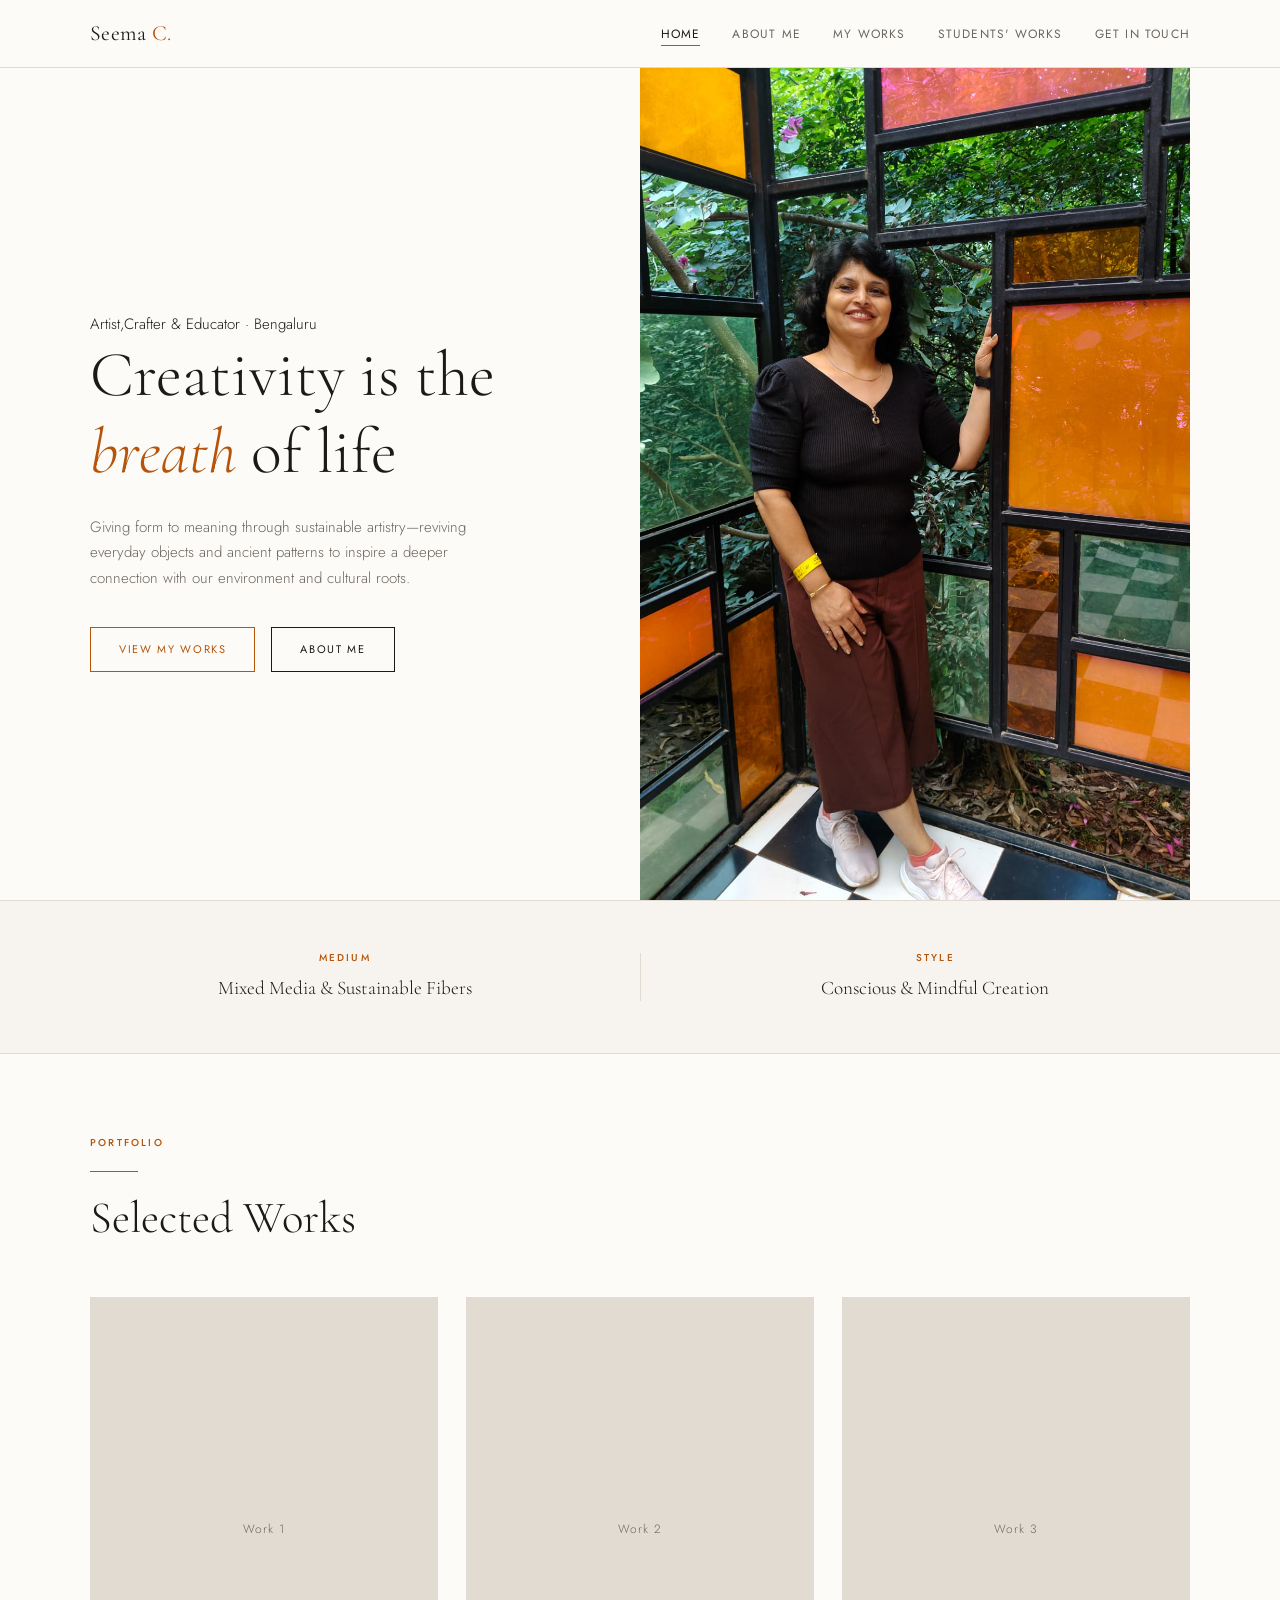
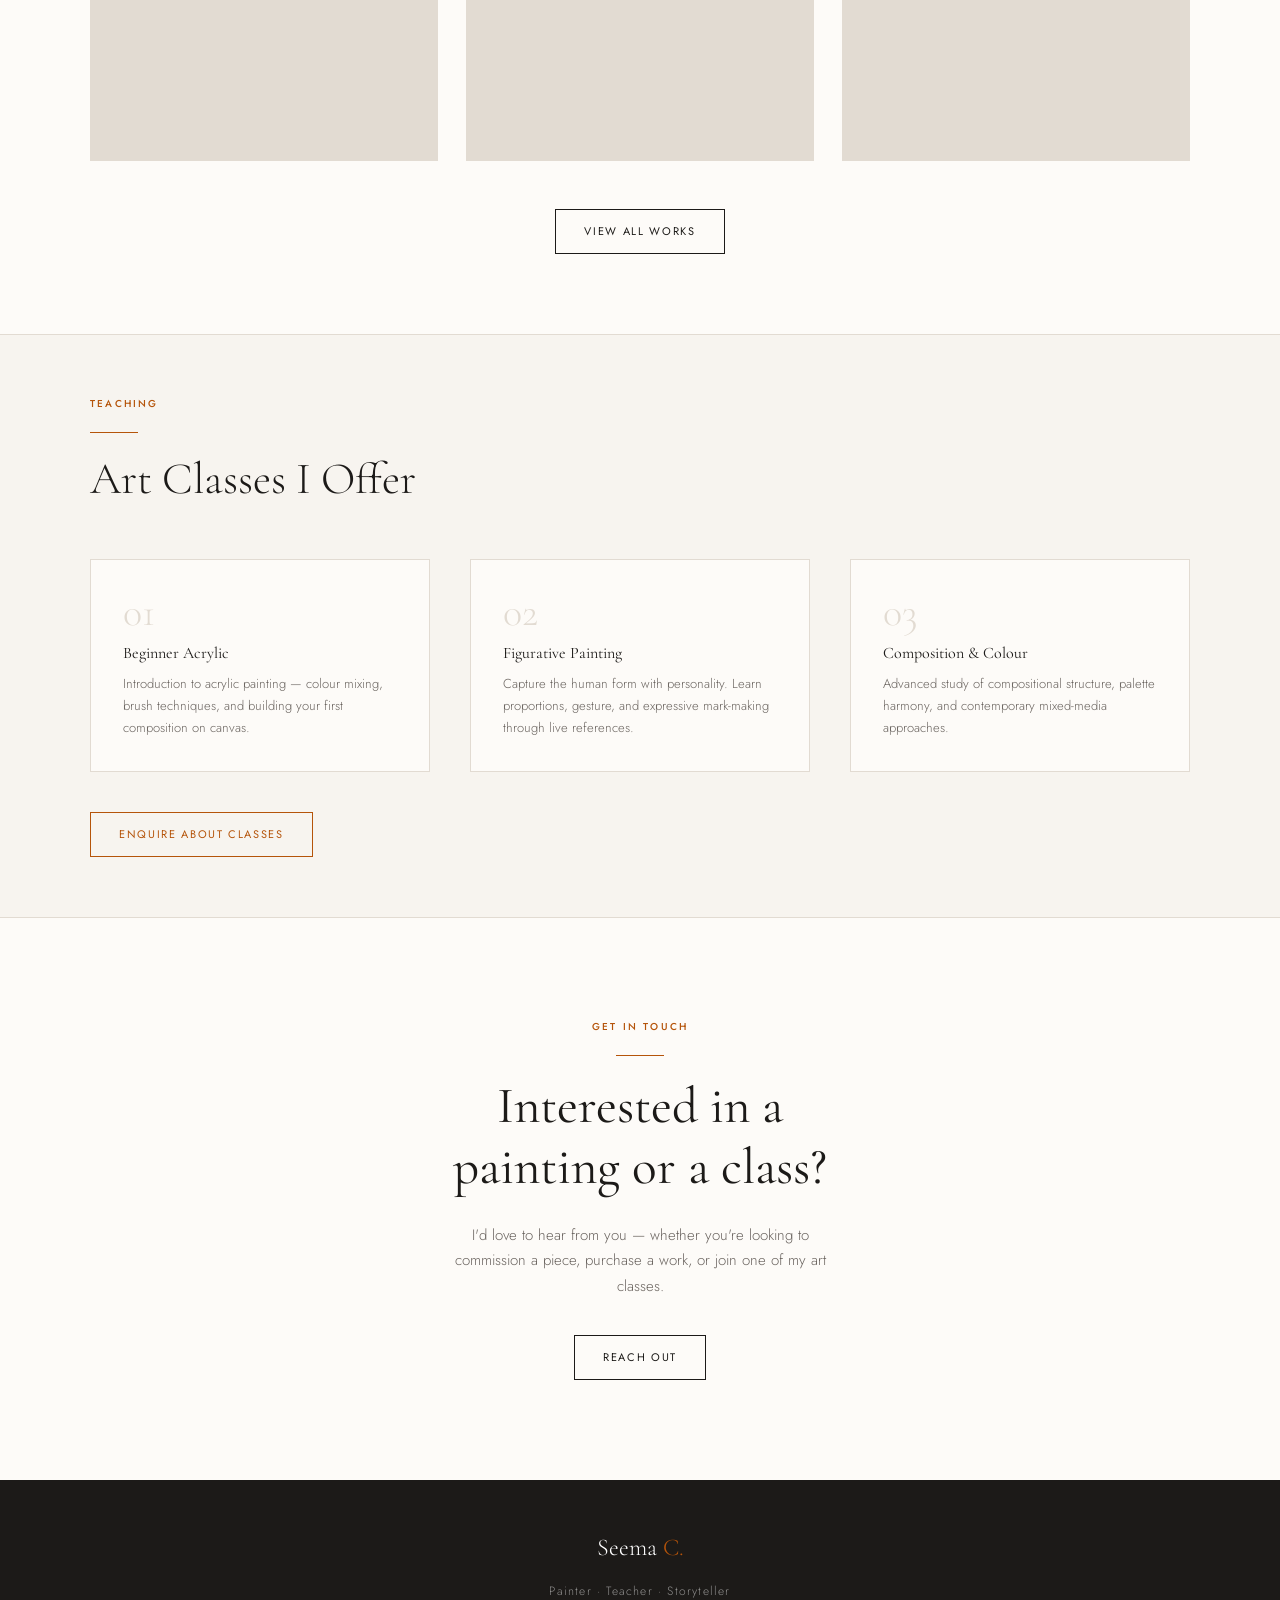
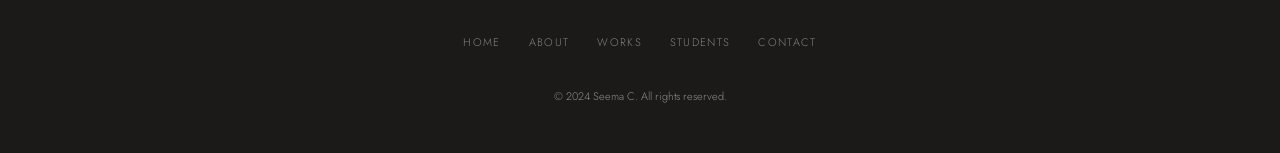
<file: index.html>
<!DOCTYPE html>
<html lang="en">
<head>
  <meta charset="UTF-8" />
  <meta name="viewport" content="width=device-width, initial-scale=1.0" />
  <title>Seema C. — Paintings</title>
  <link rel="stylesheet" href="css/style.css" />
</head>
<body>

<!-- ── NAV ──────────────────────────────────────────────────── -->
<nav class="nav">
  <div class="nav__inner">
    <a href="index.html" class="nav__logo">Seema <span>C.</span></a>
    <button class="nav__toggle" aria-label="Menu">
      <span></span><span></span><span></span>
    </button>
    <ul class="nav__links">
      <li><a href="index.html">Home</a></li>
      <li><a href="about.html">About Me</a></li>
      <li><a href="works.html">My Works</a></li>
      <li><a href="students.html">Students' Works</a></li>
      <li><a href="contact.html">Get in Touch</a></li>
    </ul>
  </div>
</nav>

<!-- ── HERO ─────────────────────────────────────────────────── -->
<div class="page-top">
  <section class="hero container">
    <div class="hero__text">
      <p class="hero__eyebrow"></p> Artist,Crafter &amp; Educator · Bengaluru</p>
      <h1 class="hero__title">
        Creativity is the<br><em>breath</em> of life
      </h1>
      <p class="hero__body">
        Giving form to meaning through sustainable artistry—reviving everyday objects and ancient patterns to inspire a deeper connection with our environment and cultural roots.
      </p>
      <div style="display:flex; gap:16px; flex-wrap:wrap;">
        <a href="works.html" class="btn btn--accent">View My Works</a>
        <a href="about.html" class="btn">About Me</a>
      </div>
    </div>
    <div class="hero__image">
      <!--
        Replace the div below with:
        <img src="images/hero.jpg" alt="Seema C. painting" />
        Use a portrait-orientation photo of you painting or your studio.
      -->
      <div class="img-placeholder" style="width:100%;height:100%;">
        <img src="images/hero.jpg" alt="Seema C. painting" />
      </div>
    </div>
  </section>
</div>

<!-- ── INTRO STRIP ───────────────────────────────────────────── -->
<section style="background:var(--cream); border-top:1px solid var(--border); border-bottom:1px solid var(--border); padding-block:48px;">
  <div class="container" style="display:grid; grid-template-columns:1fr auto 1fr; gap:40px; align-items:center; text-align:center;">
    <div>
      <div class="section-label">Medium</div>
      <p style="font-family:var(--font-display); font-size:1.2rem; margin-top:6px;">Mixed Media & Sustainable Fibers</p>
    </div>
    <div style="width:1px; height:48px; background:var(--border);"></div>
    <div>
      <div class="section-label">Style</div>
      <p style="font-family:var(--font-display); font-size:1.2rem; margin-top:6px;">Conscious &amp; Mindful Creation</p>
    </div>
  </div>
</section>

<!-- ── FEATURED WORKS ─────────────────────────────────────────── -->
<section class="section container">
  <div class="section-header">
    <div class="section-label">Portfolio</div>
    <div class="divider"></div>
    <h2>Selected Works</h2>
  </div>

  <div class="works-grid">
    <!--
      For each card, replace the .img-placeholder div with:
      <img src="images/works/your-file.jpg" alt="Artwork title" />
    -->

    <div class="work-card">
      <div class="img-placeholder" style="width:100%; aspect-ratio:3/4;">Work 1</div>
      <div class="work-card__caption">
        <div class="work-card__name">Lagoon Memoirs</div>
        <div class="work-card__medium">Acrylic on Canvas · 48″ × 33″</div>
      </div>
    </div>

    <div class="work-card">
      <div class="img-placeholder" style="width:100%; aspect-ratio:3/4;">Work 2</div>
      <div class="work-card__caption">
        <div class="work-card__name">Leap n Bounce</div>
        <div class="work-card__medium">Acrylic on Canvas</div>
      </div>
    </div>

    <div class="work-card">
      <div class="img-placeholder" style="width:100%; aspect-ratio:3/4;">Work 3</div>
      <div class="work-card__caption">
        <div class="work-card__name">Reminiscence</div>
        <div class="work-card__medium">Acrylic on Canvas</div>
      </div>
    </div>
  </div>

  <div style="text-align:center; margin-top:48px;">
    <a href="works.html" class="btn">View All Works</a>
  </div>
</section>

<!-- ── CLASSES ────────────────────────────────────────────────── -->
<section class="classes-strip">
  <div class="container">
    <div class="section-header">
      <div class="section-label">Teaching</div>
      <div class="divider"></div>
      <h2>Art Classes I Offer</h2>
    </div>

    <div class="classes-grid">
      <div class="class-card">
        <div class="class-card__number">01</div>
        <h3 class="class-card__title">Beginner Acrylic</h3>
        <p class="class-card__text">
          Introduction to acrylic painting — colour mixing, brush techniques,
          and building your first composition on canvas.
        </p>
      </div>
      <div class="class-card">
        <div class="class-card__number">02</div>
        <h3 class="class-card__title">Figurative Painting</h3>
        <p class="class-card__text">
          Capture the human form with personality. Learn proportions,
          gesture, and expressive mark-making through live references.
        </p>
      </div>
      <div class="class-card">
        <div class="class-card__number">03</div>
        <h3 class="class-card__title">Composition &amp; Colour</h3>
        <p class="class-card__text">
          Advanced study of compositional structure, palette harmony,
          and contemporary mixed-media approaches.
        </p>
      </div>
    </div>

    <div style="margin-top:40px;">
      <a href="contact.html" class="btn btn--accent">Enquire About Classes</a>
    </div>
  </div>
</section>

<!-- ── CTA ───────────────────────────────────────────────────── -->
<section class="section container" style="text-align:center; padding-block:100px;">
  <div class="section-label">Get in Touch</div>
  <div class="divider" style="margin-inline:auto;"></div>
  <h2 style="font-size:clamp(2rem,4vw,3.2rem); max-width:18ch; margin-inline:auto; margin-bottom:24px;">
    Interested in a painting or a class?
  </h2>
  <p style="color:var(--muted); max-width:44ch; margin-inline:auto; margin-bottom:36px;">
    I'd love to hear from you — whether you're looking to commission
    a piece, purchase a work, or join one of my art classes.
  </p>
  <a href="contact.html" class="btn">Reach Out</a>
</section>

<!-- ── FOOTER ────────────────────────────────────────────────── -->
<footer class="footer">
  <div class="footer__logo">Seema <span>C.</span></div>
  <p class="footer__tagline">Painter · Teacher · Storyteller</p>
  <ul class="footer__links">
    <li><a href="index.html">Home</a></li>
    <li><a href="about.html">About</a></li>
    <li><a href="works.html">Works</a></li>
    <li><a href="students.html">Students</a></li>
    <li><a href="contact.html">Contact</a></li>
  </ul>
  <p class="footer__copy">&copy; 2024 Seema C. All rights reserved.</p>
</footer>

<script src="js/main.js"></script>
</body>
</html>
</file>
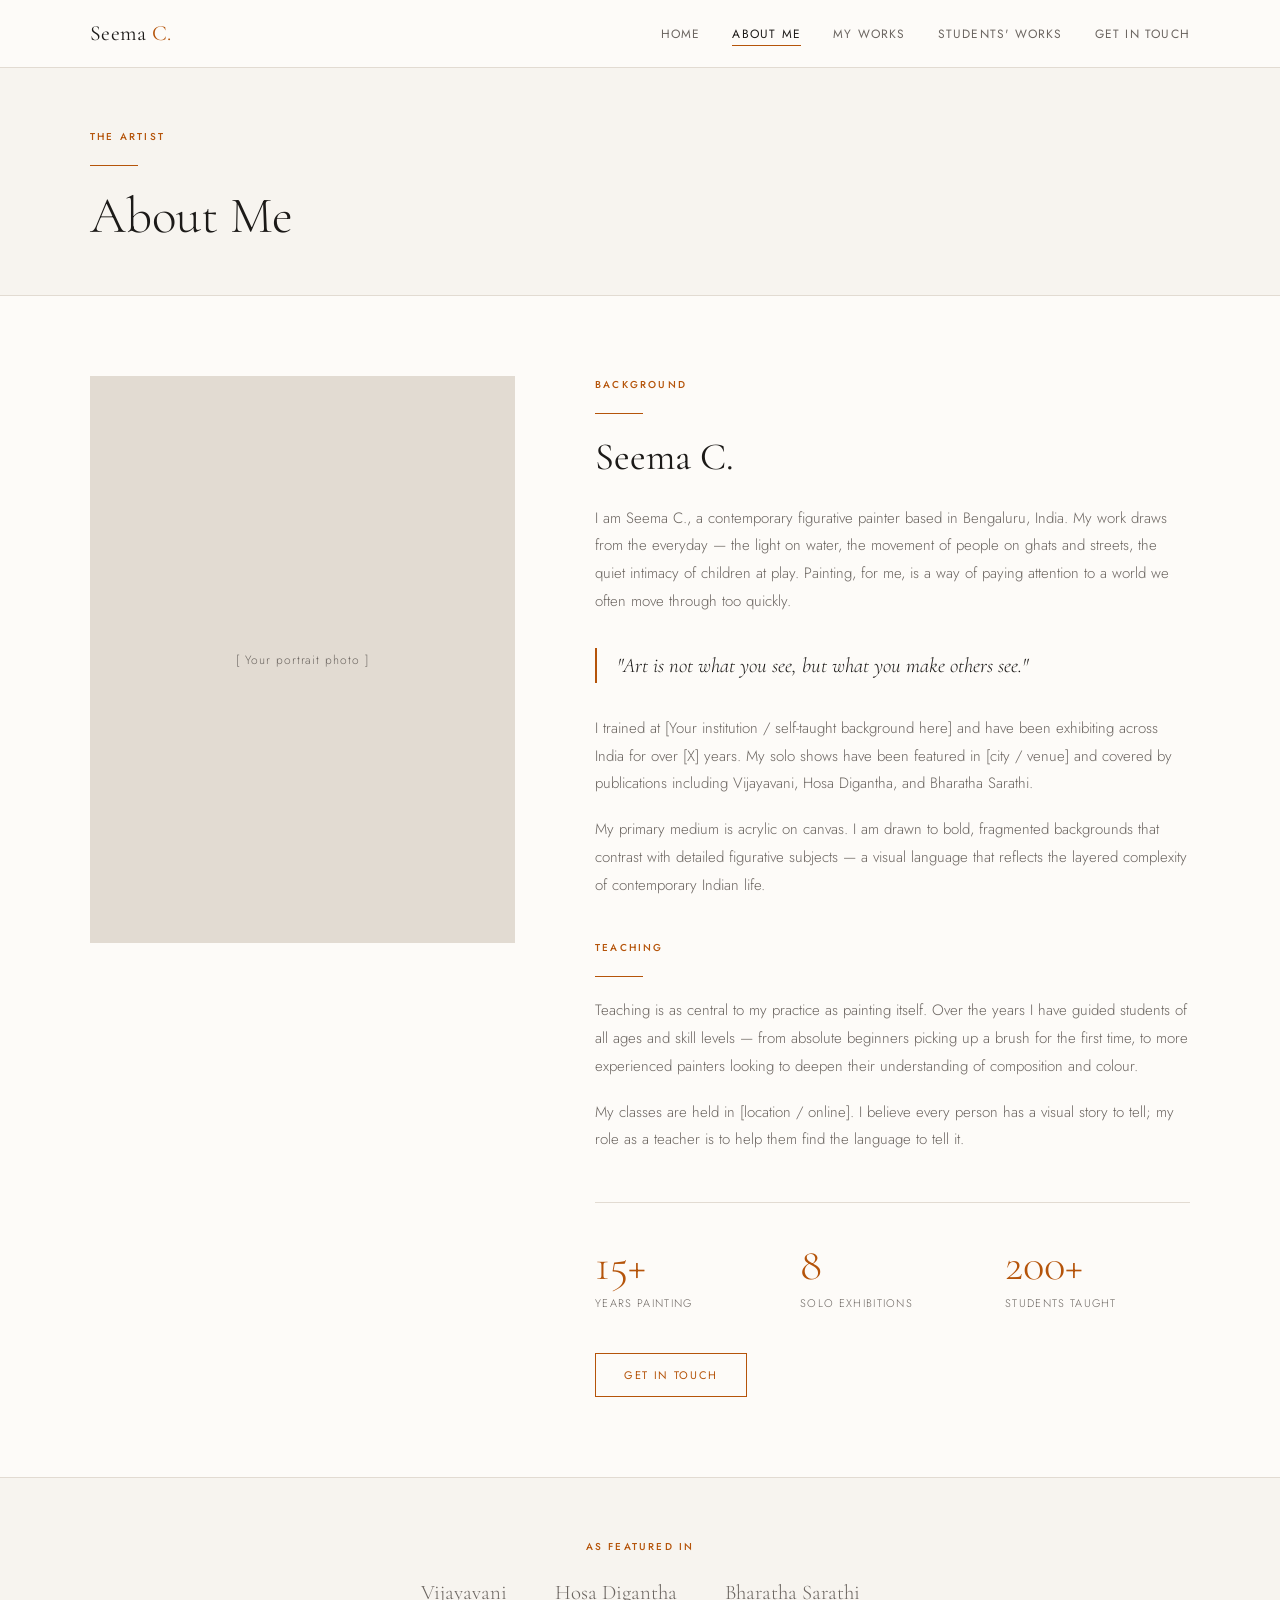
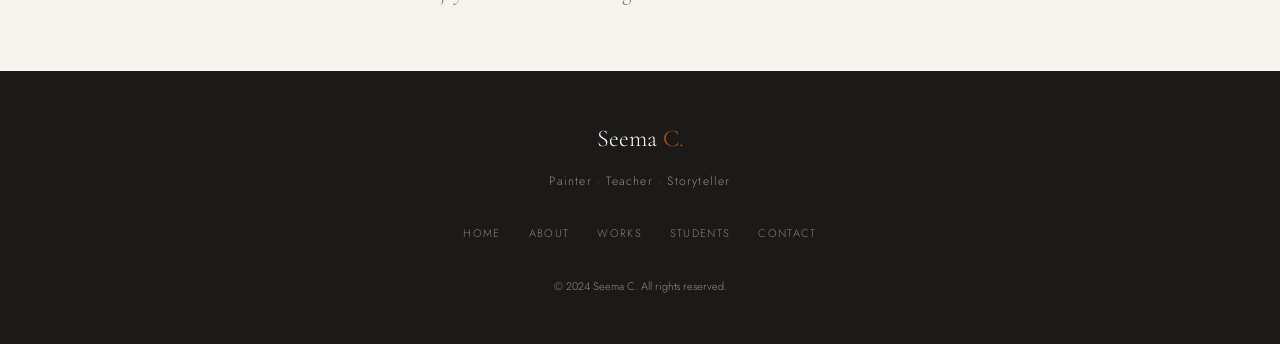
<file: about.html>
<!DOCTYPE html>
<html lang="en">
<head>
  <meta charset="UTF-8" />
  <meta name="viewport" content="width=device-width, initial-scale=1.0" />
  <title>About Me — Seema C.</title>
  <link rel="stylesheet" href="css/style.css" />
</head>
<body>

<!-- ── NAV ──────────────────────────────────────────────────── -->
<nav class="nav">
  <div class="nav__inner">
    <a href="index.html" class="nav__logo">Seema <span>C.</span></a>
    <button class="nav__toggle" aria-label="Menu">
      <span></span><span></span><span></span>
    </button>
    <ul class="nav__links">
      <li><a href="index.html">Home</a></li>
      <li><a href="about.html">About Me</a></li>
      <li><a href="works.html">My Works</a></li>
      <li><a href="students.html">Students' Works</a></li>
      <li><a href="contact.html">Get in Touch</a></li>
    </ul>
  </div>
</nav>

<!-- ── PAGE HEADER ───────────────────────────────────────────── -->
<div class="page-top">
  <div style="background:var(--cream); border-bottom:1px solid var(--border); padding-block:60px 48px;">
    <div class="container">
      <div class="section-label">The Artist</div>
      <div class="divider"></div>
      <h1 style="font-size:clamp(2rem,4vw,3.2rem); font-weight:300;">About Me</h1>
    </div>
  </div>
</div>

<!-- ── ABOUT CONTENT ─────────────────────────────────────────── -->
<section class="section container">
  <div class="about-grid">

    <!-- Sticky portrait -->
    <div class="about-image">
      <!--
        Replace the div below with:
        <img src="images/portrait.jpg" alt="Seema C." />
        Use a nice portrait or studio photo.
      -->
      <div class="img-placeholder" style="width:100%; aspect-ratio:3/4;">
        [ Your portrait photo ]
      </div>
    </div>

    <!-- Text content -->
    <div class="about-content">
      <div class="section-label">Background</div>
      <div class="divider"></div>
      <h2>Seema C.</h2>

      <!--
        Replace the paragraphs below with your own biography.
        Keep the structure — intro, journey, teaching, philosophy.
      -->
      <p>
        I am Seema C., a contemporary figurative painter based in Bengaluru, India.
        My work draws from the everyday — the light on water, the movement of people
        on ghats and streets, the quiet intimacy of children at play. Painting,
        for me, is a way of paying attention to a world we often move through too quickly.
      </p>

      <blockquote class="highlight">
        "Art is not what you see, but what you make others see."
      </blockquote>

      <p>
        I trained at [Your institution / self-taught background here] and have been
        exhibiting across India for over [X] years. My solo shows have been featured
        in [city / venue] and covered by publications including Vijayavani,
        Hosa Digantha, and Bharatha Sarathi.
      </p>

      <p>
        My primary medium is acrylic on canvas. I am drawn to bold, fragmented
        backgrounds that contrast with detailed figurative subjects — a visual
        language that reflects the layered complexity of contemporary Indian life.
      </p>

      <div class="section-label" style="margin-top:40px;">Teaching</div>
      <div class="divider"></div>

      <p>
        Teaching is as central to my practice as painting itself. Over the years
        I have guided students of all ages and skill levels — from absolute
        beginners picking up a brush for the first time, to more experienced
        painters looking to deepen their understanding of composition and colour.
      </p>

      <p>
        My classes are held in [location / online]. I believe every person has a
        visual story to tell; my role as a teacher is to help them find the
        language to tell it.
      </p>

      <!-- Stats -->
      <div class="stats-row">
        <div>
          <div class="stat__number">15+</div>
          <div class="stat__label">Years Painting</div>
        </div>
        <div>
          <div class="stat__number">8</div>
          <div class="stat__label">Solo Exhibitions</div>
        </div>
        <div>
          <div class="stat__number">200+</div>
          <div class="stat__label">Students Taught</div>
        </div>
      </div>

      <div style="margin-top:40px;">
        <a href="contact.html" class="btn btn--accent">Get in Touch</a>
      </div>
    </div>

  </div>
</section>

<!-- ── PRESS MENTION STRIP ────────────────────────────────────── -->
<section style="background:var(--cream); border-top:1px solid var(--border); padding-block:60px;">
  <div class="container">
    <div class="section-label" style="text-align:center; margin-bottom:12px;">As featured in</div>
    <div style="display:flex; justify-content:center; gap:48px; flex-wrap:wrap; margin-top:20px;">
      <span style="font-family:var(--font-display); font-size:1.3rem; color:var(--muted);">Vijayavani</span>
      <span style="font-family:var(--font-display); font-size:1.3rem; color:var(--muted);">Hosa Digantha</span>
      <span style="font-family:var(--font-display); font-size:1.3rem; color:var(--muted);">Bharatha Sarathi</span>
    </div>
  </div>
</section>

<!-- ── FOOTER ────────────────────────────────────────────────── -->
<footer class="footer">
  <div class="footer__logo">Seema <span>C.</span></div>
  <p class="footer__tagline">Painter · Teacher · Storyteller</p>
  <ul class="footer__links">
    <li><a href="index.html">Home</a></li>
    <li><a href="about.html">About</a></li>
    <li><a href="works.html">Works</a></li>
    <li><a href="students.html">Students</a></li>
    <li><a href="contact.html">Contact</a></li>
  </ul>
  <p class="footer__copy">&copy; 2024 Seema C. All rights reserved.</p>
</footer>

<script src="js/main.js"></script>
</body>
</html>
</file>
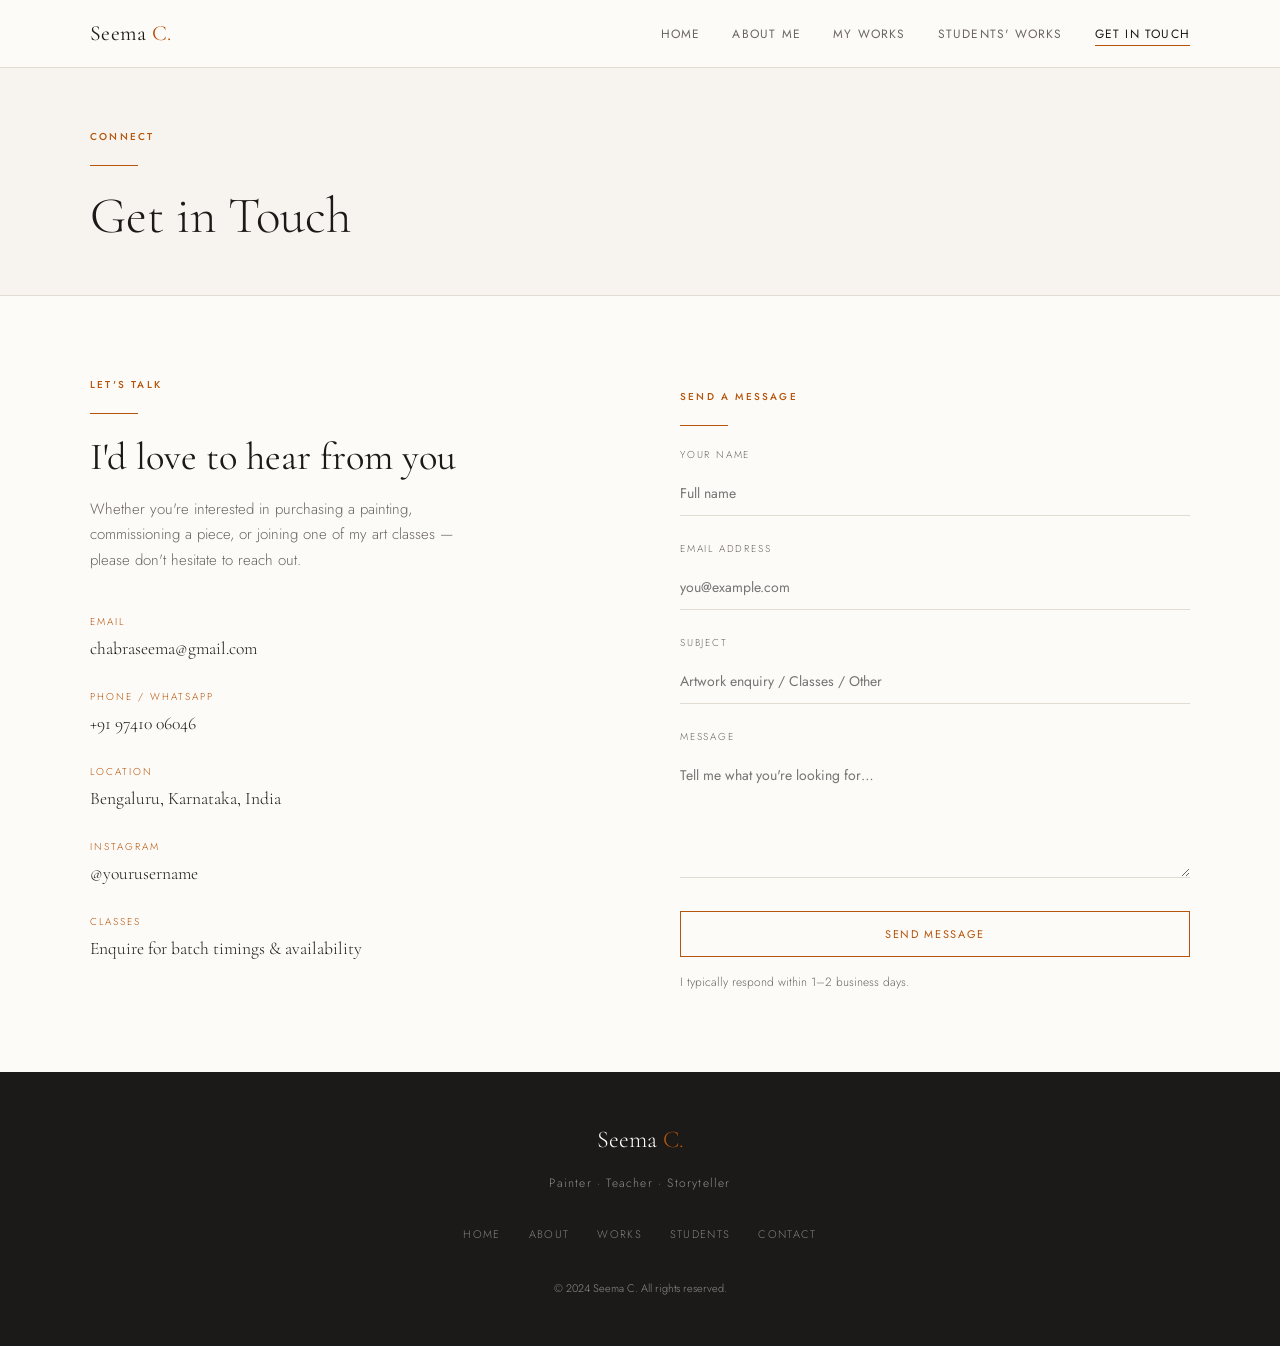
<file: contact.html>
<!DOCTYPE html>
<html lang="en">
<head>
  <meta charset="UTF-8" />
  <meta name="viewport" content="width=device-width, initial-scale=1.0" />
  <title>Get in Touch — Seema C.</title>
  <link rel="stylesheet" href="css/style.css" />
</head>
<body>

<!-- ── NAV ──────────────────────────────────────────────────── -->
<nav class="nav">
  <div class="nav__inner">
    <a href="index.html" class="nav__logo">Seema <span>C.</span></a>
    <button class="nav__toggle" aria-label="Menu">
      <span></span><span></span><span></span>
    </button>
    <ul class="nav__links">
      <li><a href="index.html">Home</a></li>
      <li><a href="about.html">About Me</a></li>
      <li><a href="works.html">My Works</a></li>
      <li><a href="students.html">Students' Works</a></li>
      <li><a href="contact.html">Get in Touch</a></li>
    </ul>
  </div>
</nav>

<!-- ── PAGE HEADER ───────────────────────────────────────────── -->
<div class="page-top">
  <div style="background:var(--cream); border-bottom:1px solid var(--border); padding-block:60px 48px;">
    <div class="container">
      <div class="section-label">Connect</div>
      <div class="divider"></div>
      <h1 style="font-size:clamp(2rem,4vw,3.2rem); font-weight:300;">Get in Touch</h1>
    </div>
  </div>
</div>

<!-- ── CONTACT CONTENT ───────────────────────────────────────── -->
<section class="section container">
  <div class="contact-grid">

    <!-- Left: info -->
    <div class="contact-info">
      <div class="section-label">Let's talk</div>
      <div class="divider"></div>
      <h2>I'd love to hear from you</h2>
      <p>
        Whether you're interested in purchasing a painting, commissioning
        a piece, or joining one of my art classes — please don't hesitate
        to reach out.
      </p>

      <div class="contact-detail">

        <div class="contact-detail__item">
          <div class="contact-detail__label">Email</div>
          <div class="contact-detail__value">
            <!--
              Replace with your actual email address.
            -->
            <a href="mailto:chabraseema@gmail.com">chabraseema@gmail.com</a>
          </div>
        </div>

        <div class="contact-detail__item">
          <div class="contact-detail__label">Phone / WhatsApp</div>
          <div class="contact-detail__value">
            <!--
              Replace with your actual number.
            -->
            <a href="tel:+919741006046">+91 97410 06046</a>
          </div>
        </div>

        <div class="contact-detail__item">
          <div class="contact-detail__label">Location</div>
          <div class="contact-detail__value">Bengaluru, Karnataka, India</div>
        </div>

        <div class="contact-detail__item">
          <div class="contact-detail__label">Instagram</div>
          <div class="contact-detail__value">
            <!--
              Replace with your actual Instagram handle.
            -->
            <a href="https://instagram.com/yourusername" target="_blank" rel="noopener">
              @yourusername
            </a>
          </div>
        </div>

        <div class="contact-detail__item">
          <div class="contact-detail__label">Classes</div>
          <div class="contact-detail__value">
            Enquire for batch timings &amp; availability
          </div>
        </div>

      </div>
    </div>

    <!-- Right: form -->
    <div class="contact-form">
      <div class="section-label">Send a Message</div>
      <div class="divider"></div>

      <!--
        This form collects info client-side only (no server needed for GitHub Pages).
        To actually receive emails you can:
          Option A — Use Formspree: change action to "https://formspree.io/f/YOUR_ID" and remove the JS submit handler.
          Option B — Use Netlify Forms: add netlify attribute to <form>.
          Option C — Keep as-is and use the contact details above.
      -->
      <form id="contact-form" novalidate>

        <div class="form-group">
          <label for="name">Your Name</label>
          <input type="text" id="name" name="name" placeholder="Full name" required />
        </div>

        <div class="form-group">
          <label for="email">Email Address</label>
          <input type="email" id="email" name="email" placeholder="you@example.com" required />
        </div>

        <div class="form-group">
          <label for="subject">Subject</label>
          <input type="text" id="subject" name="subject" placeholder="Artwork enquiry / Classes / Other" />
        </div>

        <div class="form-group">
          <label for="message">Message</label>
          <textarea id="message" name="message" rows="5" placeholder="Tell me what you're looking for…" required></textarea>
        </div>

        <button type="submit" class="btn btn--accent" style="width:100%; text-align:center; padding-block:14px;">
          Send Message
        </button>

        <p style="font-size:12px; color:var(--muted); margin-top:16px; line-height:1.6;">
          I typically respond within 1–2 business days.
        </p>
      </form>
    </div>

  </div>
</section>

<!-- ── FOOTER ────────────────────────────────────────────────── -->
<footer class="footer">
  <div class="footer__logo">Seema <span>C.</span></div>
  <p class="footer__tagline">Painter · Teacher · Storyteller</p>
  <ul class="footer__links">
    <li><a href="index.html">Home</a></li>
    <li><a href="about.html">About</a></li>
    <li><a href="works.html">Works</a></li>
    <li><a href="students.html">Students</a></li>
    <li><a href="contact.html">Contact</a></li>
  </ul>
  <p class="footer__copy">&copy; 2024 Seema C. All rights reserved.</p>
</footer>

<script src="js/main.js"></script>
</body>
</html>
</file>
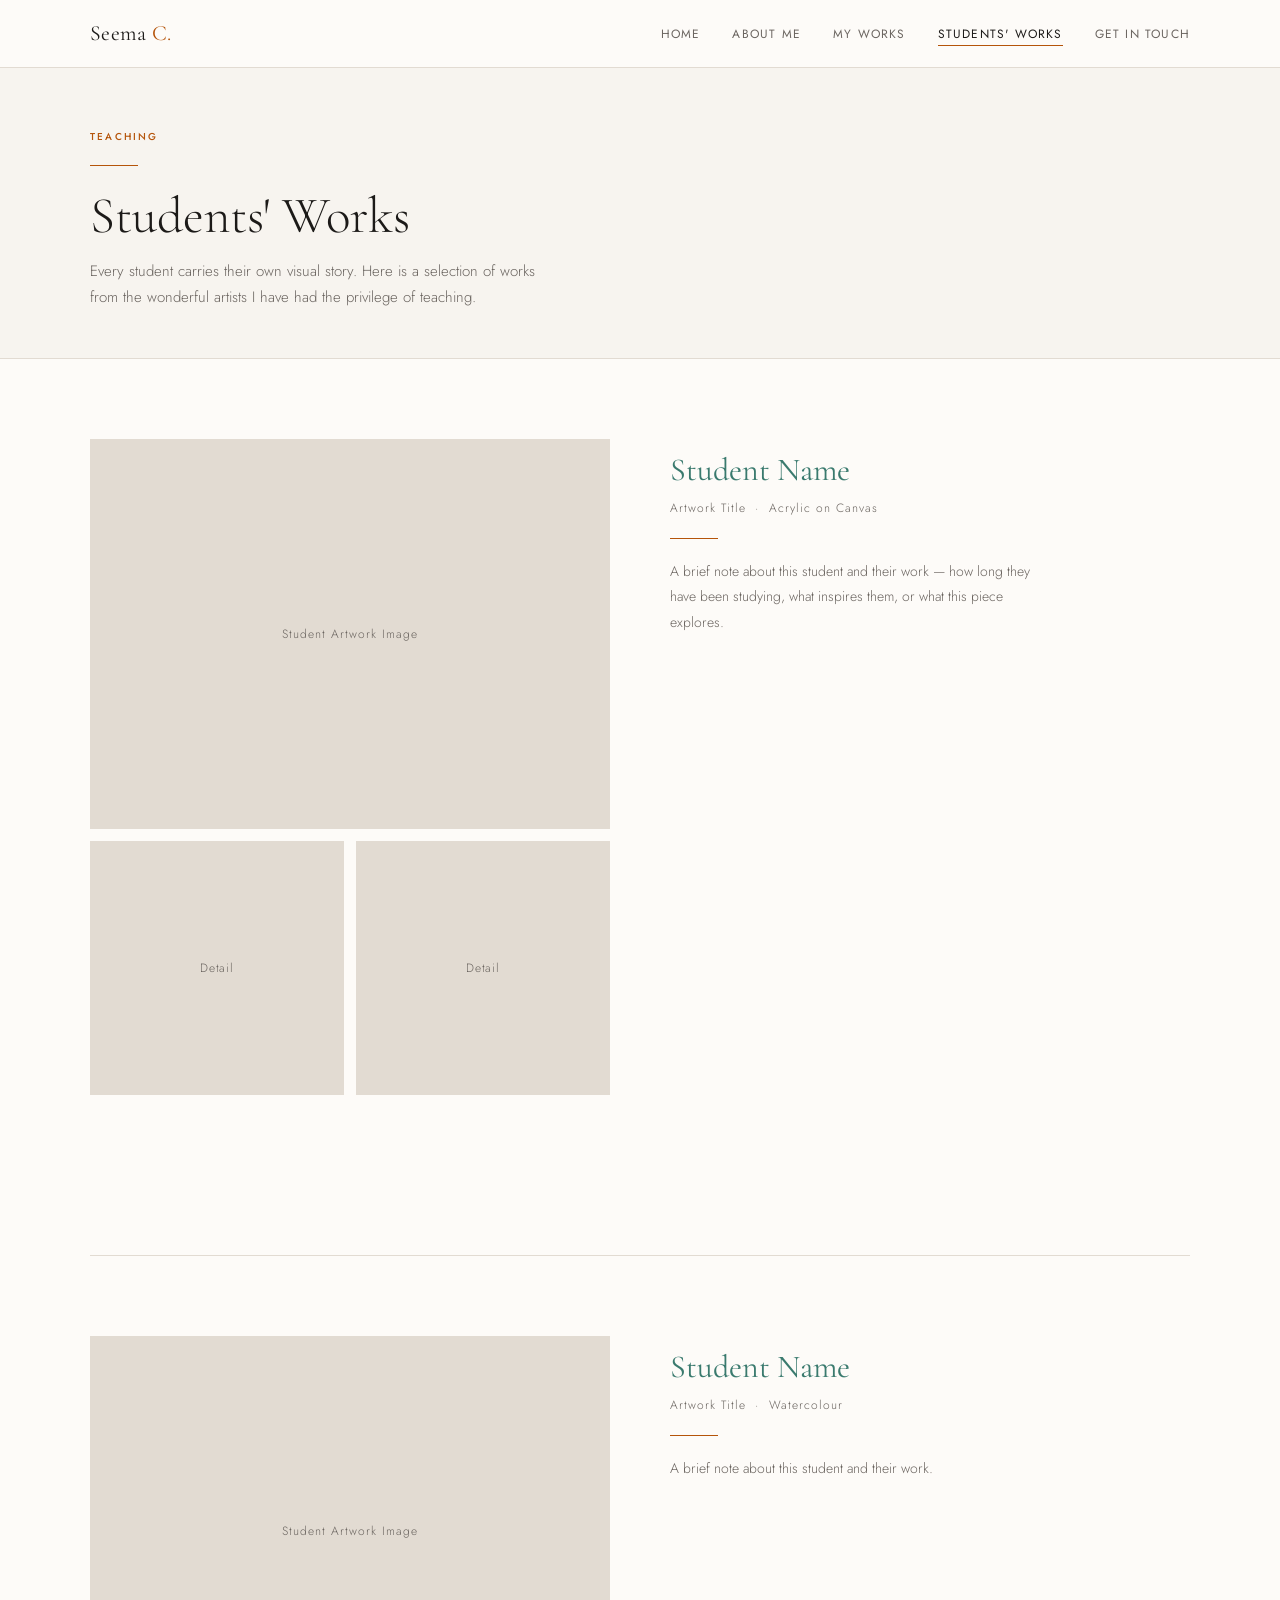
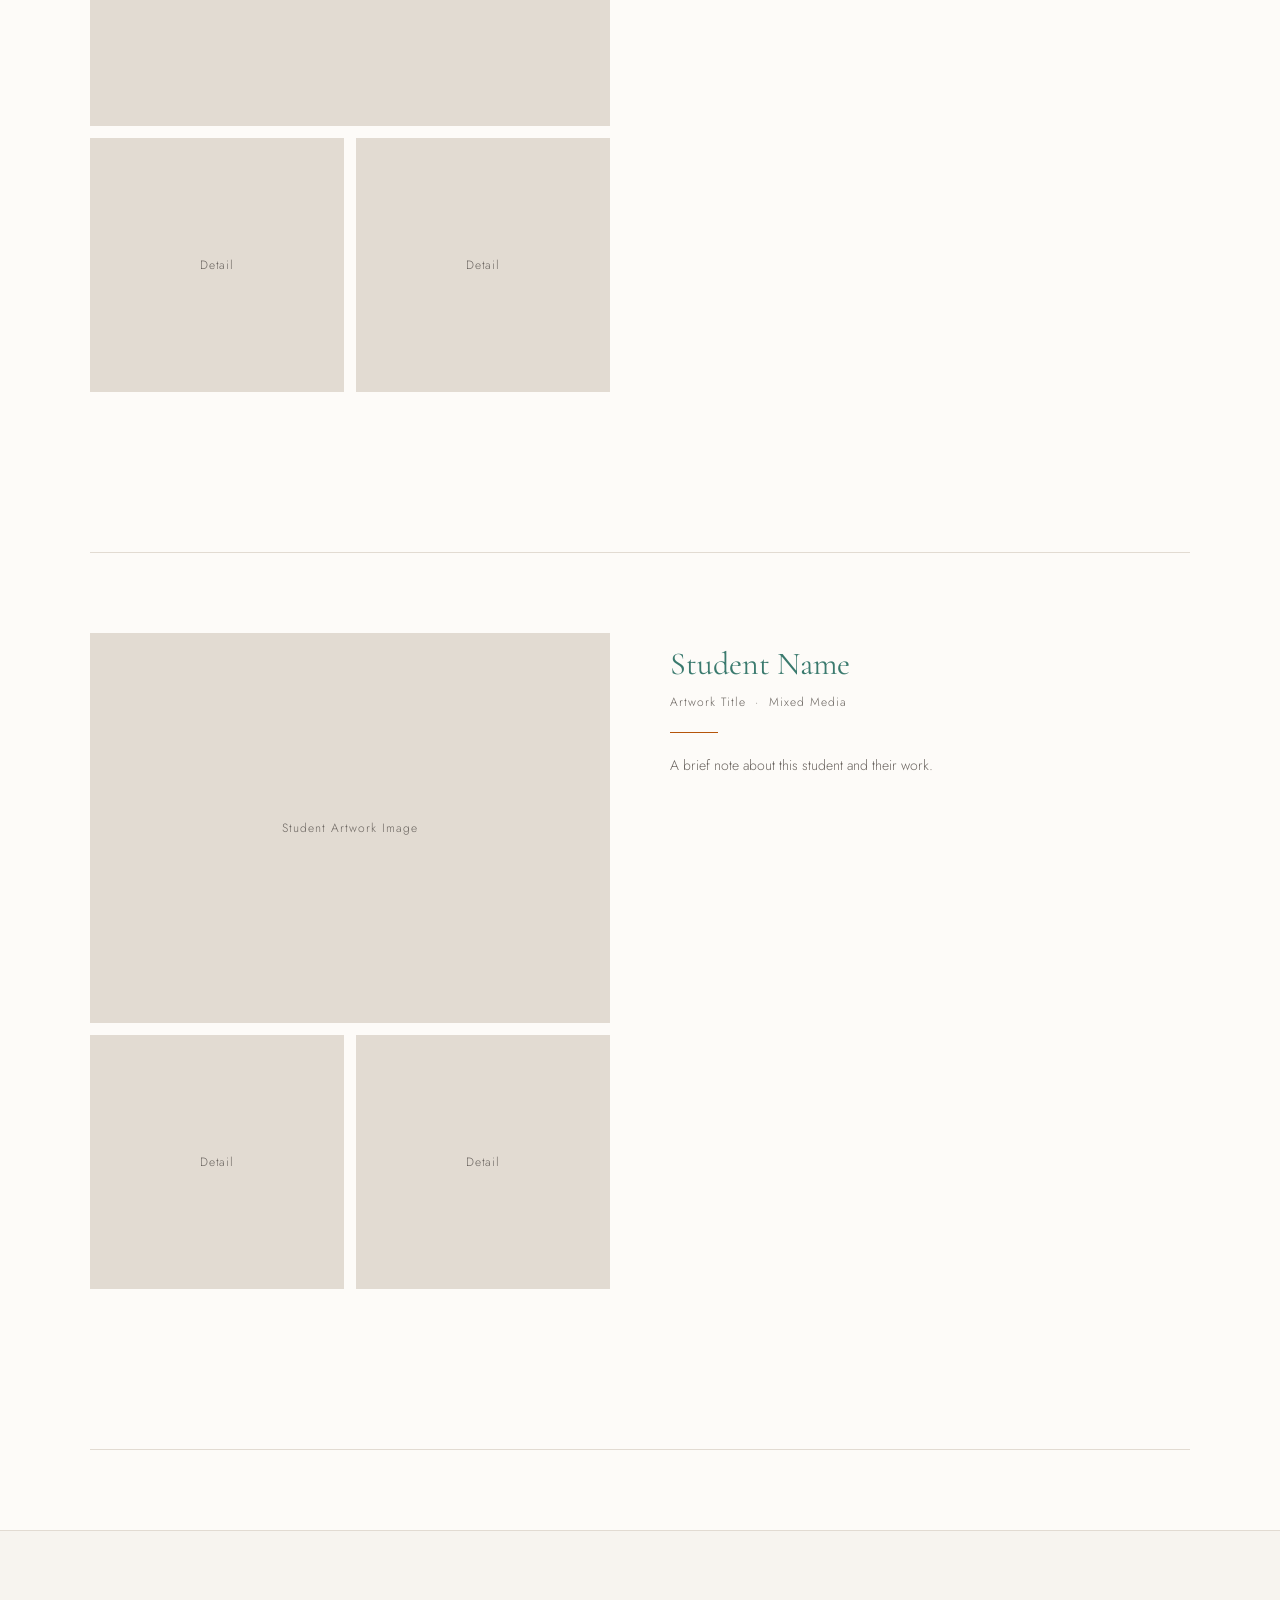
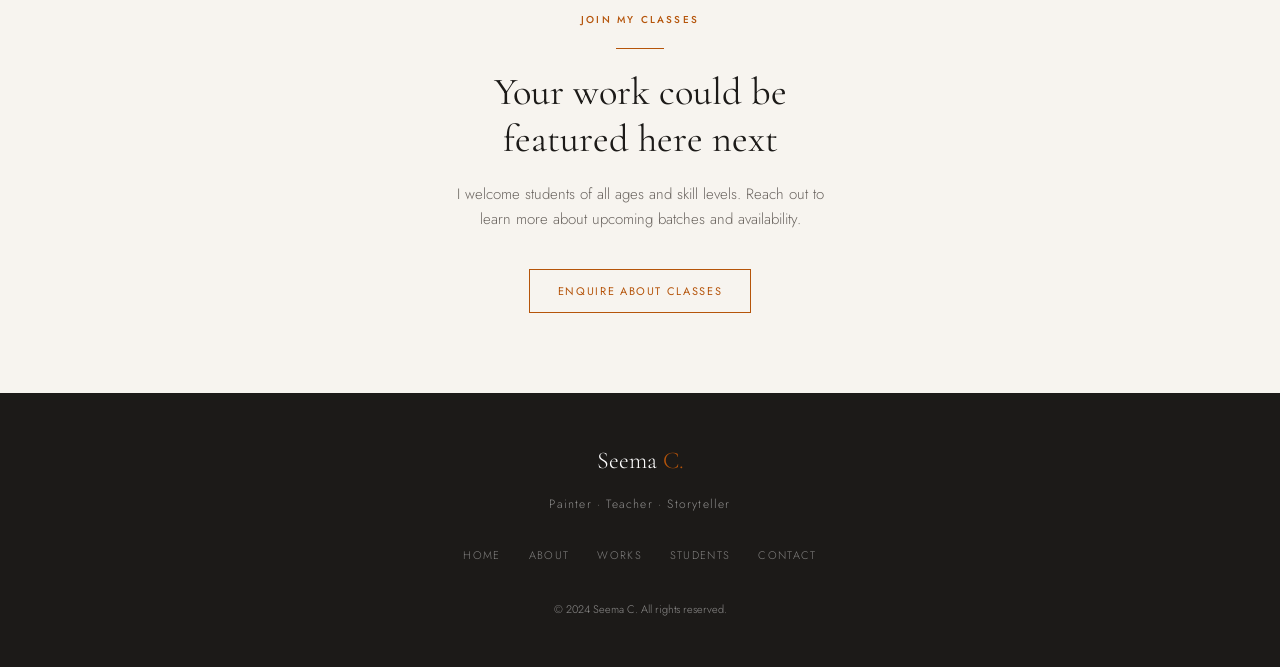
<file: students.html>
<!DOCTYPE html>
<html lang="en">
<head>
  <meta charset="UTF-8" />
  <meta name="viewport" content="width=device-width, initial-scale=1.0" />
  <title>Students' Works — Seema C.</title>
  <link rel="stylesheet" href="css/style.css" />
</head>
<body>

<!-- ── NAV ──────────────────────────────────────────────────── -->
<nav class="nav">
  <div class="nav__inner">
    <a href="index.html" class="nav__logo">Seema <span>C.</span></a>
    <button class="nav__toggle" aria-label="Menu">
      <span></span><span></span><span></span>
    </button>
    <ul class="nav__links">
      <li><a href="index.html">Home</a></li>
      <li><a href="about.html">About Me</a></li>
      <li><a href="works.html">My Works</a></li>
      <li><a href="students.html">Students' Works</a></li>
      <li><a href="contact.html">Get in Touch</a></li>
    </ul>
  </div>
</nav>

<!-- ── PAGE HEADER ───────────────────────────────────────────── -->
<div class="page-top">
  <div style="background:var(--cream); border-bottom:1px solid var(--border); padding-block:60px 48px;">
    <div class="container">
      <div class="section-label">Teaching</div>
      <div class="divider"></div>
      <h1 style="font-size:clamp(2rem,4vw,3.2rem); font-weight:300;">Students' Works</h1>
      <p style="color:var(--muted); margin-top:12px; max-width:52ch;">
        Every student carries their own visual story. Here is a selection
        of works from the wonderful artists I have had the privilege of teaching.
      </p>
    </div>
  </div>
</div>

<!-- ── STUDENTS LIST ─────────────────────────────────────────── -->
<section class="section container">
  <div class="artwork-list">

    <!-- ── STUDENT 1 ── -->
    <div class="artwork-item">
      <div class="artwork-item__images">
        <div class="img-placeholder artwork-item__main" style="aspect-ratio:4/3; display:flex;">
          Student Artwork Image
        </div>
        <div class="artwork-item__thumbs">
          <div class="img-placeholder" style="aspect-ratio:1;">Detail</div>
          <div class="img-placeholder" style="aspect-ratio:1;">Detail</div>
        </div>
      </div>
      <div class="artwork-item__info">
        <!--
          Student name as title, artwork title in meta.
          Adjust as you prefer.
        -->
        <h2 class="artwork-item__title">Student Name</h2>
        <p class="artwork-item__meta">Artwork Title &nbsp;·&nbsp; Acrylic on Canvas</p>
        <div class="divider"></div>
        <p class="artwork-item__desc">
          A brief note about this student and their work — how long they
          have been studying, what inspires them, or what this piece explores.
        </p>
      </div>
    </div>

    <div class="artwork-separator"></div>

    <!-- ── STUDENT 2 ── -->
    <div class="artwork-item">
      <div class="artwork-item__images">
        <div class="img-placeholder artwork-item__main" style="aspect-ratio:4/3; display:flex;">
          Student Artwork Image
        </div>
        <div class="artwork-item__thumbs">
          <div class="img-placeholder" style="aspect-ratio:1;">Detail</div>
          <div class="img-placeholder" style="aspect-ratio:1;">Detail</div>
        </div>
      </div>
      <div class="artwork-item__info">
        <h2 class="artwork-item__title">Student Name</h2>
        <p class="artwork-item__meta">Artwork Title &nbsp;·&nbsp; Watercolour</p>
        <div class="divider"></div>
        <p class="artwork-item__desc">
          A brief note about this student and their work.
        </p>
      </div>
    </div>

    <div class="artwork-separator"></div>

    <!-- ── STUDENT 3 ── -->
    <div class="artwork-item">
      <div class="artwork-item__images">
        <div class="img-placeholder artwork-item__main" style="aspect-ratio:4/3; display:flex;">
          Student Artwork Image
        </div>
        <div class="artwork-item__thumbs">
          <div class="img-placeholder" style="aspect-ratio:1;">Detail</div>
          <div class="img-placeholder" style="aspect-ratio:1;">Detail</div>
        </div>
      </div>
      <div class="artwork-item__info">
        <h2 class="artwork-item__title">Student Name</h2>
        <p class="artwork-item__meta">Artwork Title &nbsp;·&nbsp; Mixed Media</p>
        <div class="divider"></div>
        <p class="artwork-item__desc">
          A brief note about this student and their work.
        </p>
      </div>
    </div>

    <div class="artwork-separator"></div>

    <!--
      ── HOW TO ADD MORE STUDENTS ──────────────────────────────
      Copy the block below, fill in student details, and paste it
      after the last <div class="artwork-separator"></div>.

      <div class="artwork-item">
        <div class="artwork-item__images">
          <img class="artwork-item__main" src="images/students/FILENAME.jpg" alt="Student work" />
          <div class="artwork-item__thumbs">
            <img src="images/students/FILENAME-d1.jpg" alt="Detail" />
            <img src="images/students/FILENAME-d2.jpg" alt="Detail" />
          </div>
        </div>
        <div class="artwork-item__info">
          <h2 class="artwork-item__title">Student Name</h2>
          <p class="artwork-item__meta">Artwork Title · Medium</p>
          <div class="divider"></div>
          <p class="artwork-item__desc">Your note about this student.</p>
        </div>
      </div>

      <div class="artwork-separator"></div>
      ─────────────────────────────────────────────────────────
    -->

  </div>
</section>

<!-- ── JOIN CTA ──────────────────────────────────────────────── -->
<section style="background:var(--cream); border-top:1px solid var(--border); padding-block:80px;">
  <div class="container" style="text-align:center;">
    <div class="section-label">Join My Classes</div>
    <div class="divider" style="margin-inline:auto;"></div>
    <h2 style="font-size:clamp(1.6rem,3vw,2.4rem); max-width:22ch; margin-inline:auto; margin-bottom:20px;">
      Your work could be featured here next
    </h2>
    <p style="color:var(--muted); max-width:44ch; margin-inline:auto; margin-bottom:36px;">
      I welcome students of all ages and skill levels. Reach out to learn
      more about upcoming batches and availability.
    </p>
    <a href="contact.html" class="btn btn--accent">Enquire About Classes</a>
  </div>
</section>

<!-- ── FOOTER ────────────────────────────────────────────────── -->
<footer class="footer">
  <div class="footer__logo">Seema <span>C.</span></div>
  <p class="footer__tagline">Painter · Teacher · Storyteller</p>
  <ul class="footer__links">
    <li><a href="index.html">Home</a></li>
    <li><a href="about.html">About</a></li>
    <li><a href="works.html">Works</a></li>
    <li><a href="students.html">Students</a></li>
    <li><a href="contact.html">Contact</a></li>
  </ul>
  <p class="footer__copy">&copy; 2024 Seema C. All rights reserved.</p>
</footer>

<script src="js/main.js"></script>
</body>
</html>
</file>
<file: css/style.css>
/* ============================================================
   Seema Paintings — Global Stylesheet
   Aesthetic: Editorial art-gallery, warm neutrals, refined
   ============================================================ */

@import url('https://fonts.googleapis.com/css2?family=Cormorant+Garamond:ital,wght@0,300;0,400;0,600;1,300;1,400&family=Jost:wght@300;400;500&display=swap');

/* ── Variables ─────────────────────────────────────────────── */
:root {
  --cream:    #f7f4ef;
  --warm-white: #fdfbf8;
  --ink:      #1c1a18;
  --muted:    #6b6560;
  --accent:   #b5540a;        /* warm terracotta */
  --accent-2: #3a7a6e;        /* teal */
  --border:   #e2dbd2;
  --nav-h:    68px;

  --font-display: 'Cormorant Garamond', Georgia, serif;
  --font-body:    'Jost', sans-serif;
}

/* ── Reset ──────────────────────────────────────────────────── */
*, *::before, *::after { box-sizing: border-box; margin: 0; padding: 0; }

html { scroll-behavior: smooth; }

body {
  font-family: var(--font-body);
  font-weight: 300;
  background: var(--warm-white);
  color: var(--ink);
  line-height: 1.7;
  font-size: 15px;
}

img { display: block; max-width: 100%; height: auto; }
a  { color: inherit; text-decoration: none; }
ul { list-style: none; }

/* ── Typography helpers ─────────────────────────────────────── */
.display { font-family: var(--font-display); }

h1, h2, h3, h4 {
  font-family: var(--font-display);
  font-weight: 400;
  line-height: 1.2;
}

.section-label {
  font-family: var(--font-body);
  font-size: 10px;
  font-weight: 500;
  letter-spacing: 0.22em;
  text-transform: uppercase;
  color: var(--accent);
}

/* ── Layout helpers ─────────────────────────────────────────── */
.container {
  width: min(1100px, 92vw);
  margin-inline: auto;
}

.section {
  padding-block: 80px;
}

.divider {
  width: 48px;
  height: 1px;
  background: var(--accent);
  margin-block: 20px;
}

/* ── NAV ────────────────────────────────────────────────────── */
.nav {
  position: fixed;
  top: 0; left: 0; right: 0;
  height: var(--nav-h);
  background: rgba(253, 251, 248, 0.94);
  backdrop-filter: blur(8px);
  border-bottom: 1px solid var(--border);
  z-index: 100;
  display: flex;
  align-items: center;
}

.nav__inner {
  width: min(1100px, 92vw);
  margin-inline: auto;
  display: flex;
  align-items: center;
  justify-content: space-between;
}

.nav__logo {
  font-family: var(--font-display);
  font-size: 1.35rem;
  font-weight: 400;
  letter-spacing: 0.02em;
  color: var(--ink);
}

.nav__logo span { color: var(--accent); }

.nav__links {
  display: flex;
  gap: 2rem;
  align-items: center;
}

.nav__links a {
  font-size: 12px;
  font-weight: 400;
  letter-spacing: 0.1em;
  text-transform: uppercase;
  color: var(--muted);
  transition: color 0.2s;
  position: relative;
}

.nav__links a::after {
  content: '';
  position: absolute;
  bottom: -3px; left: 0;
  width: 0; height: 1px;
  background: var(--accent);
  transition: width 0.25s ease;
}

.nav__links a:hover,
.nav__links a.active {
  color: var(--ink);
}

.nav__links a:hover::after,
.nav__links a.active::after {
  width: 100%;
}

/* Hamburger */
.nav__toggle {
  display: none;
  flex-direction: column;
  gap: 5px;
  background: none;
  border: none;
  cursor: pointer;
  padding: 4px;
}
.nav__toggle span {
  display: block;
  width: 22px; height: 1.5px;
  background: var(--ink);
  transition: transform 0.3s;
}

/* ── PAGE OFFSET (for fixed nav) ───────────────────────────── */
.page-top { padding-top: var(--nav-h); }

/* ── HERO ───────────────────────────────────────────────────── */
.hero {
  min-height: calc(100vh - var(--nav-h));
  display: grid;
  grid-template-columns: 1fr 1fr;
  align-items: center;
}

.hero__text {
  padding: 80px 60px 80px 0;
}

.hero__eyebrow {
  font-family: var(--font-body);
  font-size: 10px;
  letter-spacing: 0.22em;
  text-transform: uppercase;
  color: var(--accent);
  margin-bottom: 16px;
}

.hero__title {
  font-size: clamp(2.6rem, 5vw, 4.2rem);
  font-weight: 300;
  color: var(--ink);
  margin-bottom: 24px;
}

.hero__title em {
  font-style: italic;
  color: var(--accent);
}

.hero__body {
  color: var(--muted);
  font-size: 15px;
  max-width: 42ch;
  margin-bottom: 36px;
}

.hero__image {
  height: calc(100vh - var(--nav-h));
  overflow: hidden;
}

.hero__image img {
  width: 100%;
  height: 100%;
  object-fit: cover;
}

/* ── BUTTONS ────────────────────────────────────────────────── */
.btn {
  display: inline-block;
  padding: 12px 28px;
  font-family: var(--font-body);
  font-size: 11px;
  font-weight: 400;
  letter-spacing: 0.15em;
  text-transform: uppercase;
  border: 1px solid var(--ink);
  color: var(--ink);
  background: transparent;
  cursor: pointer;
  transition: background 0.25s, color 0.25s;
}
.btn:hover { background: var(--ink); color: var(--warm-white); }

.btn--accent {
  border-color: var(--accent);
  color: var(--accent);
}
.btn--accent:hover { background: var(--accent); color: #fff; }

/* ── SECTION HEADER ─────────────────────────────────────────── */
.section-header {
  margin-bottom: 52px;
}
.section-header h2 {
  font-size: clamp(1.9rem, 3.5vw, 2.8rem);
  font-weight: 300;
  margin-top: 8px;
}

/* ── ARTWORK GRID (Works & Students) ───────────────────────── */
.artwork-list {
  display: flex;
  flex-direction: column;
  gap: 80px;
}

.artwork-item {
  display: grid;
  grid-template-columns: 1fr 1fr;
  gap: 60px;
  align-items: start;
}

.artwork-item:nth-child(even) {
  direction: rtl;
}
.artwork-item:nth-child(even) > * {
  direction: ltr;
}

.artwork-item__images {
  display: grid;
  grid-template-columns: 1fr;
  gap: 12px;
}

.artwork-item__main {
  width: 100%;
  aspect-ratio: 4/3;
  object-fit: cover;
  background: var(--border);
}

.artwork-item__thumbs {
  display: grid;
  grid-template-columns: 1fr 1fr;
  gap: 12px;
}

.artwork-item__thumbs img {
  width: 100%;
  aspect-ratio: 1;
  object-fit: cover;
  background: var(--border);
  cursor: pointer;
  transition: opacity 0.2s;
}
.artwork-item__thumbs img:hover { opacity: 0.8; }

.artwork-item__info {
  padding-top: 12px;
}

.artwork-item__title {
  font-size: clamp(1.4rem, 2.5vw, 2rem);
  font-weight: 400;
  color: var(--accent-2);
  margin-bottom: 8px;
}

.artwork-item__meta {
  font-size: 12px;
  letter-spacing: 0.08em;
  color: var(--muted);
  margin-bottom: 16px;
}

.artwork-item__desc {
  color: var(--muted);
  font-size: 14px;
  max-width: 48ch;
  line-height: 1.8;
}

.artwork-separator {
  height: 1px;
  background: var(--border);
  margin-top: 80px;
}

/* ── CLASSES STRIP ──────────────────────────────────────────── */
.classes-strip {
  background: var(--cream);
  border-top: 1px solid var(--border);
  border-bottom: 1px solid var(--border);
  padding-block: 60px;
}

.classes-grid {
  display: grid;
  grid-template-columns: repeat(3, 1fr);
  gap: 40px;
  margin-top: 40px;
}

.class-card {
  padding: 32px;
  background: var(--warm-white);
  border: 1px solid var(--border);
  transition: border-color 0.2s, box-shadow 0.2s;
}

.class-card:hover {
  border-color: var(--accent);
  box-shadow: 0 4px 24px rgba(181,84,10,0.06);
}

.class-card__number {
  font-family: var(--font-display);
  font-size: 2.5rem;
  color: var(--border);
  line-height: 1;
  margin-bottom: 12px;
}

.class-card__title {
  font-size: 1rem;
  font-weight: 400;
  margin-bottom: 10px;
  font-family: var(--font-display);
}

.class-card__text {
  font-size: 13px;
  color: var(--muted);
  line-height: 1.7;
}

/* ── FEATURED WORKS (Home page grid) ───────────────────────── */
.works-grid {
  display: grid;
  grid-template-columns: repeat(3, 1fr);
  gap: 28px;
  margin-top: 40px;
}

.work-card {
  position: relative;
  overflow: hidden;
  background: var(--border);
  cursor: pointer;
}

.work-card img {
  width: 100%;
  aspect-ratio: 3/4;
  object-fit: cover;
  transition: transform 0.5s ease;
}

.work-card:hover img { transform: scale(1.04); }

.work-card__caption {
  position: absolute;
  bottom: 0; left: 0; right: 0;
  background: linear-gradient(transparent, rgba(28,26,24,0.85));
  padding: 32px 20px 20px;
  transform: translateY(100%);
  transition: transform 0.35s ease;
}

.work-card:hover .work-card__caption { transform: translateY(0); }

.work-card__name {
  font-family: var(--font-display);
  font-size: 1.1rem;
  color: #fff;
}

.work-card__medium {
  font-size: 11px;
  color: rgba(255,255,255,0.7);
  letter-spacing: 0.08em;
}

/* ── ABOUT PAGE ─────────────────────────────────────────────── */
.about-grid {
  display: grid;
  grid-template-columns: 5fr 7fr;
  gap: 80px;
  align-items: start;
}

.about-image {
  position: sticky;
  top: calc(var(--nav-h) + 40px);
}

.about-image img {
  width: 100%;
  aspect-ratio: 3/4;
  object-fit: cover;
}

.about-content h2 {
  font-size: clamp(1.8rem, 3vw, 2.6rem);
  margin-bottom: 24px;
}

.about-content p {
  color: var(--muted);
  margin-bottom: 18px;
  line-height: 1.85;
}

.about-content .highlight {
  font-family: var(--font-display);
  font-size: 1.3rem;
  font-style: italic;
  color: var(--ink);
  border-left: 2px solid var(--accent);
  padding-left: 20px;
  margin-block: 32px;
}

.stats-row {
  display: grid;
  grid-template-columns: repeat(3, 1fr);
  gap: 20px;
  margin-top: 48px;
  padding-top: 40px;
  border-top: 1px solid var(--border);
}

.stat__number {
  font-family: var(--font-display);
  font-size: 2.8rem;
  font-weight: 300;
  color: var(--accent);
  line-height: 1;
}

.stat__label {
  font-size: 11px;
  letter-spacing: 0.12em;
  text-transform: uppercase;
  color: var(--muted);
  margin-top: 6px;
}

/* ── CONTACT PAGE ───────────────────────────────────────────── */
.contact-grid {
  display: grid;
  grid-template-columns: 1fr 1fr;
  gap: 80px;
  align-items: start;
}

.contact-info h2 {
  font-size: clamp(1.8rem, 3vw, 2.6rem);
  margin-bottom: 16px;
}

.contact-info p {
  color: var(--muted);
  margin-bottom: 40px;
  max-width: 42ch;
}

.contact-detail {
  display: flex;
  flex-direction: column;
  gap: 24px;
}

.contact-detail__item {}

.contact-detail__label {
  font-size: 10px;
  letter-spacing: 0.2em;
  text-transform: uppercase;
  color: var(--accent);
  margin-bottom: 4px;
}

.contact-detail__value {
  font-family: var(--font-display);
  font-size: 1.1rem;
  color: var(--ink);
}

.contact-detail__value a:hover { color: var(--accent); }

.contact-form { padding-top: 12px; }

.form-group {
  margin-bottom: 24px;
}

.form-group label {
  display: block;
  font-size: 10px;
  letter-spacing: 0.18em;
  text-transform: uppercase;
  color: var(--muted);
  margin-bottom: 8px;
}

.form-group input,
.form-group textarea {
  width: 100%;
  padding: 12px 0;
  border: none;
  border-bottom: 1px solid var(--border);
  background: transparent;
  font-family: var(--font-body);
  font-size: 14px;
  color: var(--ink);
  outline: none;
  transition: border-color 0.2s;
}

.form-group input:focus,
.form-group textarea:focus {
  border-color: var(--accent);
}

.form-group textarea { resize: vertical; min-height: 100px; }

/* ── FOOTER ─────────────────────────────────────────────────── */
.footer {
  background: var(--ink);
  color: rgba(255,255,255,0.5);
  padding-block: 48px;
  text-align: center;
}

.footer__logo {
  font-family: var(--font-display);
  font-size: 1.5rem;
  color: #fff;
  margin-bottom: 12px;
}

.footer__logo span { color: var(--accent); }

.footer__tagline {
  font-size: 12px;
  letter-spacing: 0.1em;
  margin-bottom: 28px;
}

.footer__links {
  display: flex;
  justify-content: center;
  gap: 28px;
  margin-bottom: 32px;
}

.footer__links a {
  font-size: 11px;
  letter-spacing: 0.12em;
  text-transform: uppercase;
  color: rgba(255,255,255,0.45);
  transition: color 0.2s;
}
.footer__links a:hover { color: #fff; }

.footer__copy { font-size: 11px; }

/* ── PLACEHOLDER IMAGE (no real photos yet) ─────────────────── */
.img-placeholder {
  background: var(--border);
  display: flex;
  align-items: center;
  justify-content: center;
  color: var(--muted);
  font-size: 12px;
  letter-spacing: 0.08em;
}

/* ── RESPONSIVE ─────────────────────────────────────────────── */
@media (max-width: 900px) {
  .hero { grid-template-columns: 1fr; }
  .hero__image { height: 55vw; }
  .hero__text { padding: 60px 0 40px; }

  .artwork-item,
  .artwork-item:nth-child(even) {
    grid-template-columns: 1fr;
    direction: ltr;
  }

  .classes-grid { grid-template-columns: 1fr 1fr; }
  .works-grid   { grid-template-columns: 1fr 1fr; }

  .about-grid   { grid-template-columns: 1fr; }
  .about-image  { position: static; }

  .contact-grid { grid-template-columns: 1fr; }

  .stats-row { grid-template-columns: 1fr 1fr; }
}

@media (max-width: 600px) {
  .nav__links { display: none; flex-direction: column; position: absolute; top: var(--nav-h); left: 0; right: 0; background: var(--warm-white); border-bottom: 1px solid var(--border); padding: 20px; gap: 18px; }
  .nav__links.open { display: flex; }
  .nav__toggle { display: flex; }

  .classes-grid { grid-template-columns: 1fr; }
  .works-grid   { grid-template-columns: 1fr; }
  .stats-row    { grid-template-columns: 1fr 1fr; }

  .section { padding-block: 52px; }
}
</file>
